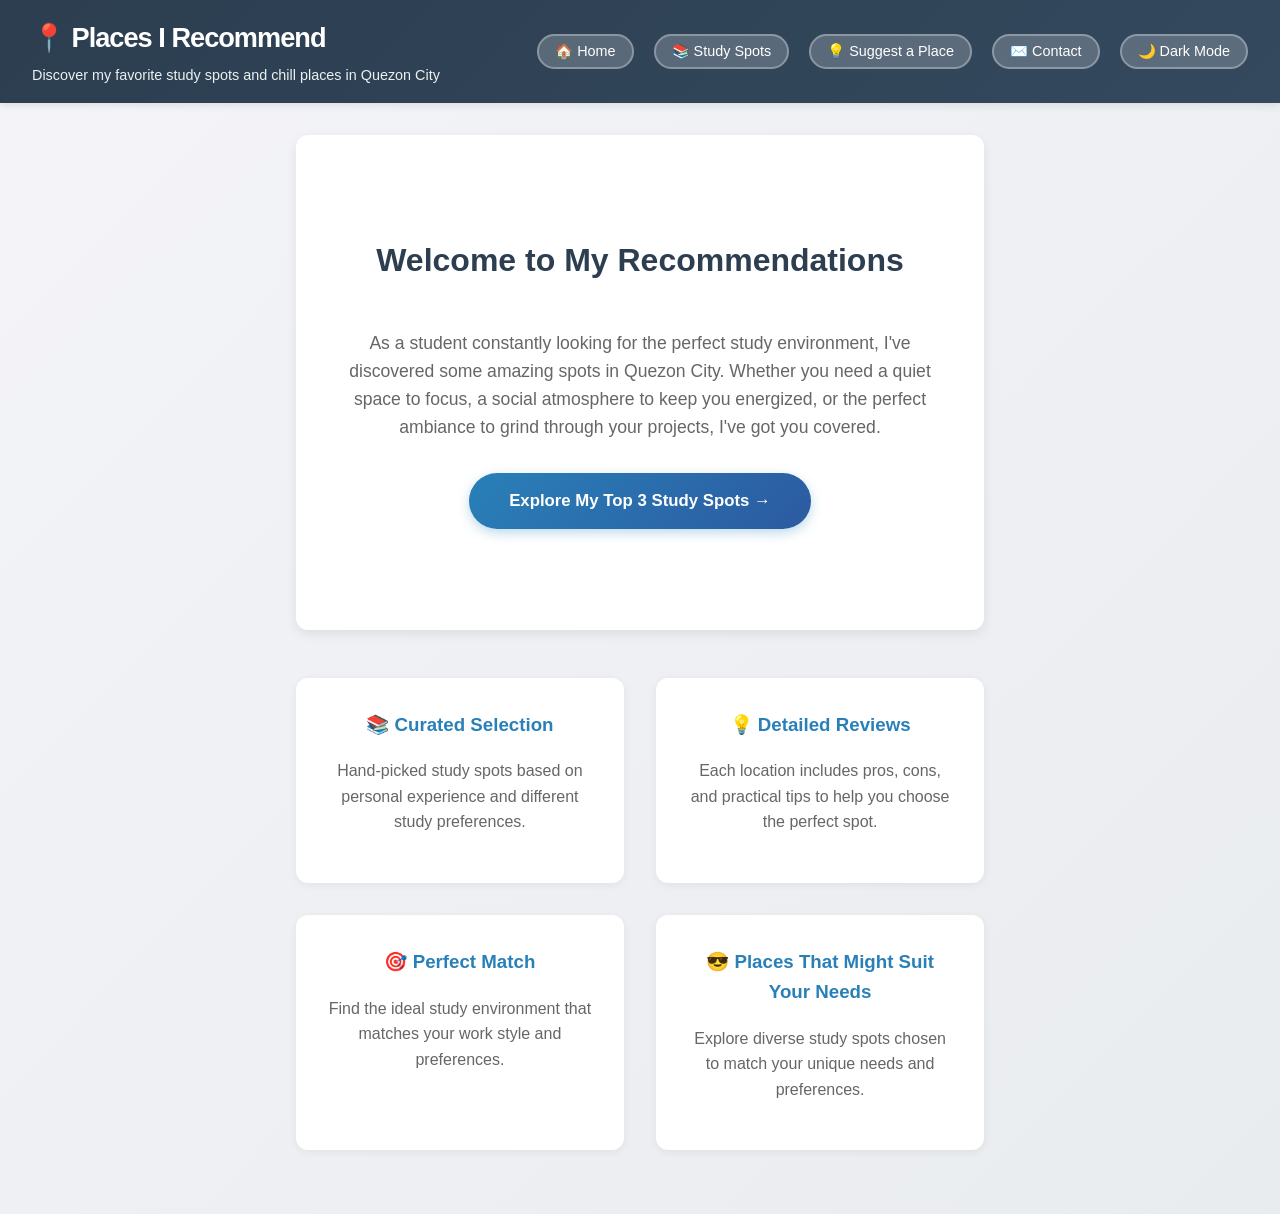
<file: index.html>
<!DOCTYPE html>
<html lang="en">
<head>
    <meta charset="UTF-8">
    <meta name="viewport" content="width=device-width, initial-scale=1.0">
    <meta name="description" content="Discover my favorite study spots in Quezon City - personal recommendations for the best places to study, relax, and be productive.">
    <title>Places I Recommend | Study Spots in QC</title>
    
    <!-- This is the new line that links your CSS file! -->
    <link rel="stylesheet" href="style.css">
</head>
<body>
    <!-- Header has exactly two direct children: the brand block and the nav -->
    <header class="site-header">
        <div class="site-brand">
            <h1>📍 Places I Recommend</h1>
            <p>Discover my favorite study spots and chill places in Quezon City</p>
        </div>
        <nav aria-label="Main navigation">
            <ul>
                <li><a href="./index.html" class="nav-link">🏠 Home</a></li>
                <li><a href="./places-i-recommend/index.html" class="nav-link">📚 Study Spots</a></li>
                <li><a href="./places-i-recommend/suggest.html" class="nav-link">💡 Suggest a Place</a></li>
                <li><a href="./places-i-recommend/contact.html" class="nav-link">✉️ Contact</a></li>
                <li><button id="theme-toggle" class="nav-link">🌙 Dark Mode</button></li>
            </ul>
        </nav>
    </header>

    <div class="container">
        <div class="hero-section">
            <h2>Welcome to My Recommendations</h2>
            <p>As a student constantly looking for the perfect study environment, I've discovered some amazing spots in Quezon City. Whether you need a quiet space to focus, a social atmosphere to keep you energized, or the perfect ambiance to grind through your projects, I've got you covered.</p>
            <a href="./places-i-recommend/index.html" class="cta-button">Explore My Top 3 Study Spots →</a>
        </div>

        <div class="features">
            <div class="feature-card">
                <h3>📚 Curated Selection</h3>
                <p>Hand-picked study spots based on personal experience and different study preferences.</p>
            </div>
            <div class="feature-card">
                <h3>💡 Detailed Reviews</h3>
                <p>Each location includes pros, cons, and practical tips to help you choose the perfect spot.</p>
            </div>
            <div class="feature-card">
                <h3>🎯 Perfect Match</h3>
                <p>Find the ideal study environment that matches your work style and preferences.</p>
            </div>
            <div class="feature-card">
                <h3>😎 Places That Might Suit Your Needs</h3>
                <p>Explore diverse study spots chosen to match your unique needs and preferences.</p>
            </div>
        </div>
    </div>
    <script>
        const toggleButton = document.getElementById('theme-toggle');
        const body = document.body;

        if (localStorage.getItem('theme') === 'dark') {
            body.classList.add('dark-mode');
            toggleButton.textContent = '☀️ Light Mode';
        }

        toggleButton.addEventListener('click', () => {
            body.classList.toggle('dark-mode');
            
            if (body.classList.contains('dark-mode')) {
                localStorage.setItem('theme', 'dark');
                toggleButton.textContent = '☀️ Light Mode';
            } else {
                localStorage.setItem('theme', 'light');
                toggleButton.textContent = '🌙 Dark Mode';
            }
        });
    </script>
</body>
</html>
</file>
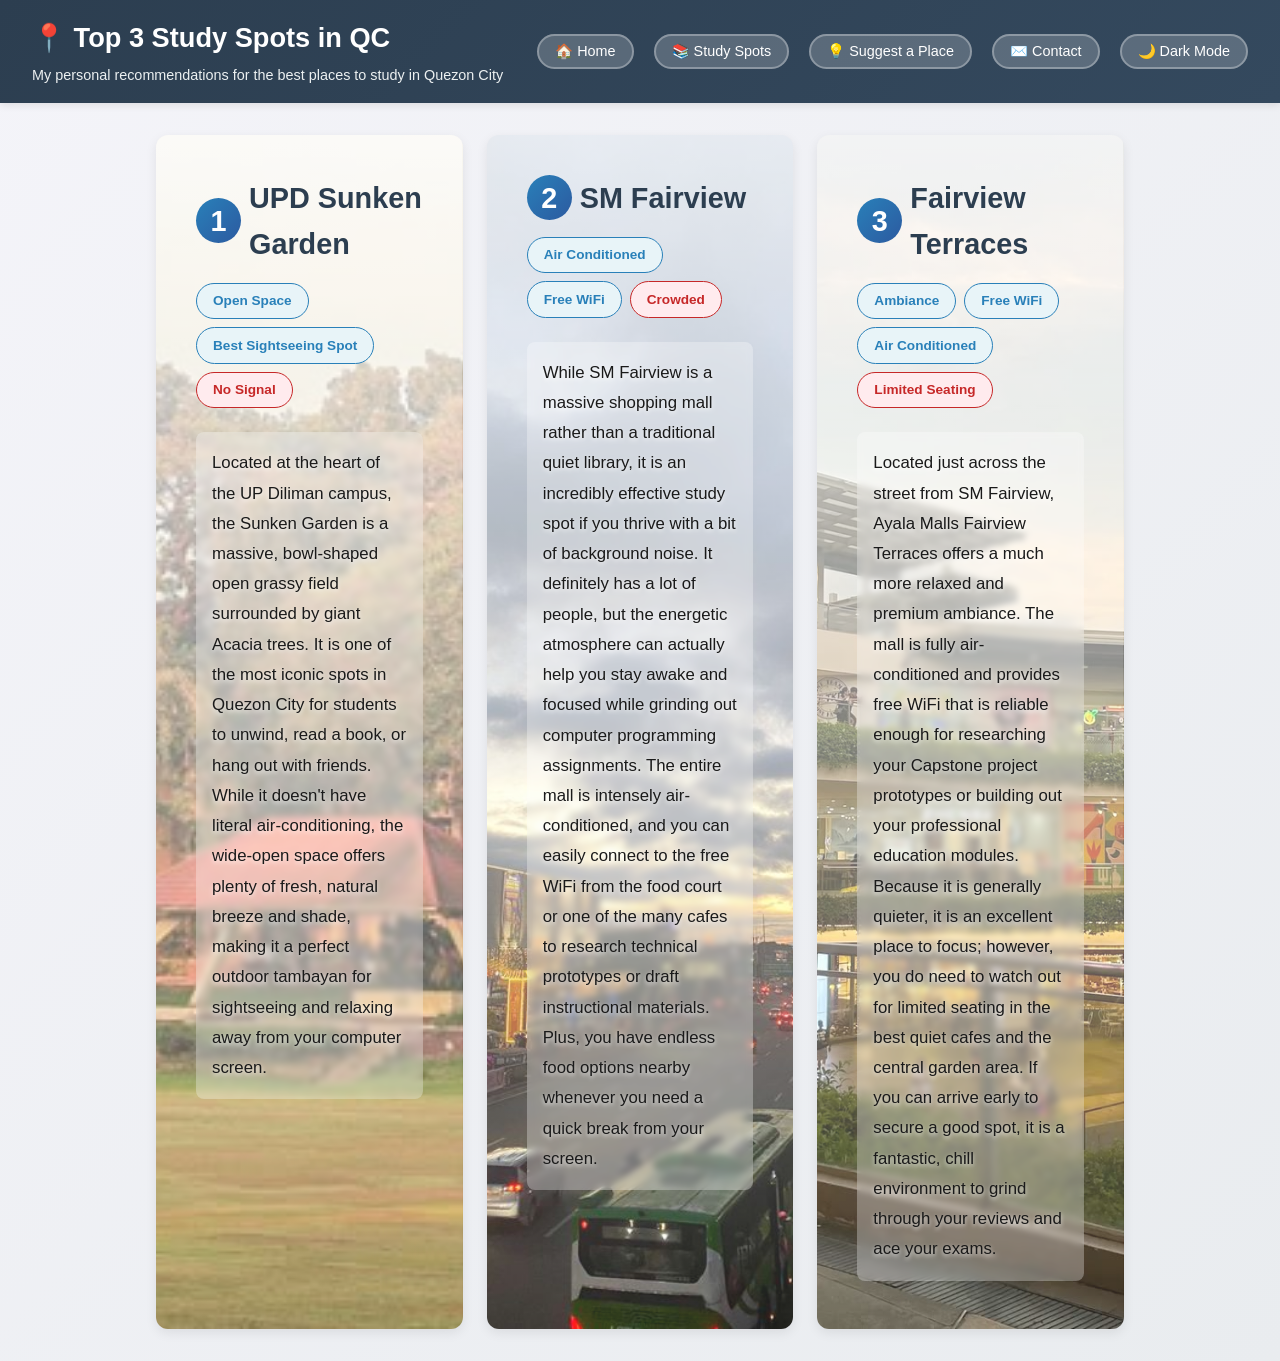
<file: places-i-recommend/index.html>
<!DOCTYPE html>
<html lang="en">
<head>
    <meta charset="UTF-8">
    <meta name="viewport" content="width=device-width, initial-scale=1.0">
    <meta name="description" content="My top 3 favorite study spots in Quezon City - detailed reviews and recommendations for students.">
    <title>Top 3 Study Spots in QC | Places I Recommend</title>
    
    <!-- This links your new CSS file! -->
    <link rel="stylesheet" href="style.css">
</head>
<body>
    <!-- Header has exactly two direct children: the brand block and the nav -->
    <header class="site-header">
        <div class="site-brand">
            <h1>📍 Top 3 Study Spots in QC</h1>
            <p>My personal recommendations for the best places to study in Quezon City</p>
        </div>
        <nav aria-label="Main navigation">
            <ul>
                <li><a href="../index.html" class="nav-link">🏠 Home</a></li>
                <li><a href="index.html" class="nav-link">📚 Study Spots</a></li>
                <li><a href="suggest.html" class="nav-link">💡 Suggest a Place</a></li>
                <li><a href="contact.html" class="nav-link">✉️ Contact</a></li>
                <li><button id="theme-toggle" class="nav-link">🌙 Dark Mode</button></li>
            </ul>
        </nav>
    </header>

    <div class="container">

    <!-- Wrapping flex row: three cards across on a laptop, two on a tablet, one on a phone -->
    <div class="place-grid">

      <!-- Spot 1 -->
<a href="https://iskomunidad.upd.edu.ph/index.php/UP_Sunken_Garden">
    <div class="place-card place-card-bg bg-sunken-garden">
        
        <!-- The hidden blur overlay -->
        <div class="hover-overlay">
            <span>CLICK ME FOR MORE INFORMATION!</span>
        </div>

        <h2><span class="place-number">1</span>UPD Sunken Garden</h2>
        <div class="tags">
            <span class="tag" onclick="event.preventDefault();">Open Space</span>
            <span class="tag" onclick="event.preventDefault();">Best Sightseeing Spot</span>
            <span class="tag tag-red" onclick="event.preventDefault();">No Signal</span>
        </div>
        
        <div class="description">
            <p>Located at the heart of the UP Diliman campus, the Sunken Garden is a massive, bowl-shaped open grassy field surrounded by giant Acacia trees. It is one of the most iconic spots in Quezon City for students to unwind, read a book, or hang out with friends. While it doesn't have literal air-conditioning, the wide-open space offers plenty of fresh, natural breeze and shade, making it a perfect outdoor tambayan for sightseeing and relaxing away from your computer screen.</p>
        </div>
    </div>
</a>
       <!-- Spot 2 -->
        <a href="https://www.smsupermalls.com/mall-directory/sm-city-fairview/information">
            <div class="place-card place-card-bg bg-sm-fairview">
                
                <!-- The hidden blur overlay placed at the top -->
                <div class="hover-overlay">
                    <span>CLICK ME FOR MORE INFORMATION!</span>
                </div>
                
                <h2><span class="place-number">2</span>SM Fairview</h2>
                
                <div class="tags">
                    <span class="tag" onclick="event.preventDefault();">Air Conditioned</span>
                    <span class="tag" onclick="event.preventDefault();">Free WiFi</span>
                    <span class="tag tag-red" onclick="event.preventDefault();">Crowded</span>
                </div>
                
                <div class="description">
                    <p>While SM Fairview is a massive shopping mall rather than a traditional quiet library, it is an incredibly effective study spot if you thrive with a bit of background noise. It definitely has a lot of people, but the energetic atmosphere can actually help you stay awake and focused while grinding out computer programming assignments. The entire mall is intensely air-conditioned, and you can easily connect to the free WiFi from the food court or one of the many cafes to research technical prototypes or draft instructional materials. Plus, you have endless food options nearby whenever you need a quick break from your screen.</p>
                </div>
            </div>
        </a>

        <!-- Spot 3 -->
        <a href="https://en.wikipedia.org/wiki/Fairview_Terraces">
            <div class="place-card place-card-bg bg-fairview-terraces">
                <h2><span class="place-number">3</span>Fairview Terraces</h2>
                
                <div class="hover-overlay">
            <span>CLICK ME FOR MORE INFORMATION!</span>
        </div>
                
                <div class="tags">
    <span class="tag" onclick="event.preventDefault();">Ambiance</span>
    <span class="tag" onclick="event.preventDefault();">Free WiFi</span>
    <span class="tag" onclick="event.preventDefault();">Air Conditioned</span>
    <span class="tag tag-red" onclick="event.preventDefault();">Limited Seating</span>
</div>
                <div class="description">
                    <p>Located just across the street from SM Fairview, Ayala Malls Fairview Terraces offers a much more relaxed and premium ambiance. The mall is fully air-conditioned and provides free WiFi that is reliable enough for researching your Capstone project prototypes or building out your professional education modules. Because it is generally quieter, it is an excellent place to focus; however, you do need to watch out for limited seating in the best quiet cafes and the central garden area. If you can arrive early to secure a good spot, it is a fantastic, chill environment to grind through your reviews and ace your exams.</p>
                </div>
            </div>
        </a>

    </div><!-- /.place-grid -->

    </div>
    <script>
        const toggleButton = document.getElementById('theme-toggle');
        const body = document.body;

        if (localStorage.getItem('theme') === 'dark') {
            body.classList.add('dark-mode');
            toggleButton.textContent = '☀️ Light Mode';
        }

        toggleButton.addEventListener('click', () => {
            body.classList.toggle('dark-mode');
            
            if (body.classList.contains('dark-mode')) {
                localStorage.setItem('theme', 'dark');
                toggleButton.textContent = '☀️ Light Mode';
            } else {
                localStorage.setItem('theme', 'light');
                toggleButton.textContent = '🌙 Dark Mode';
            }
        });
    </script>
</body>
</html>
</file>
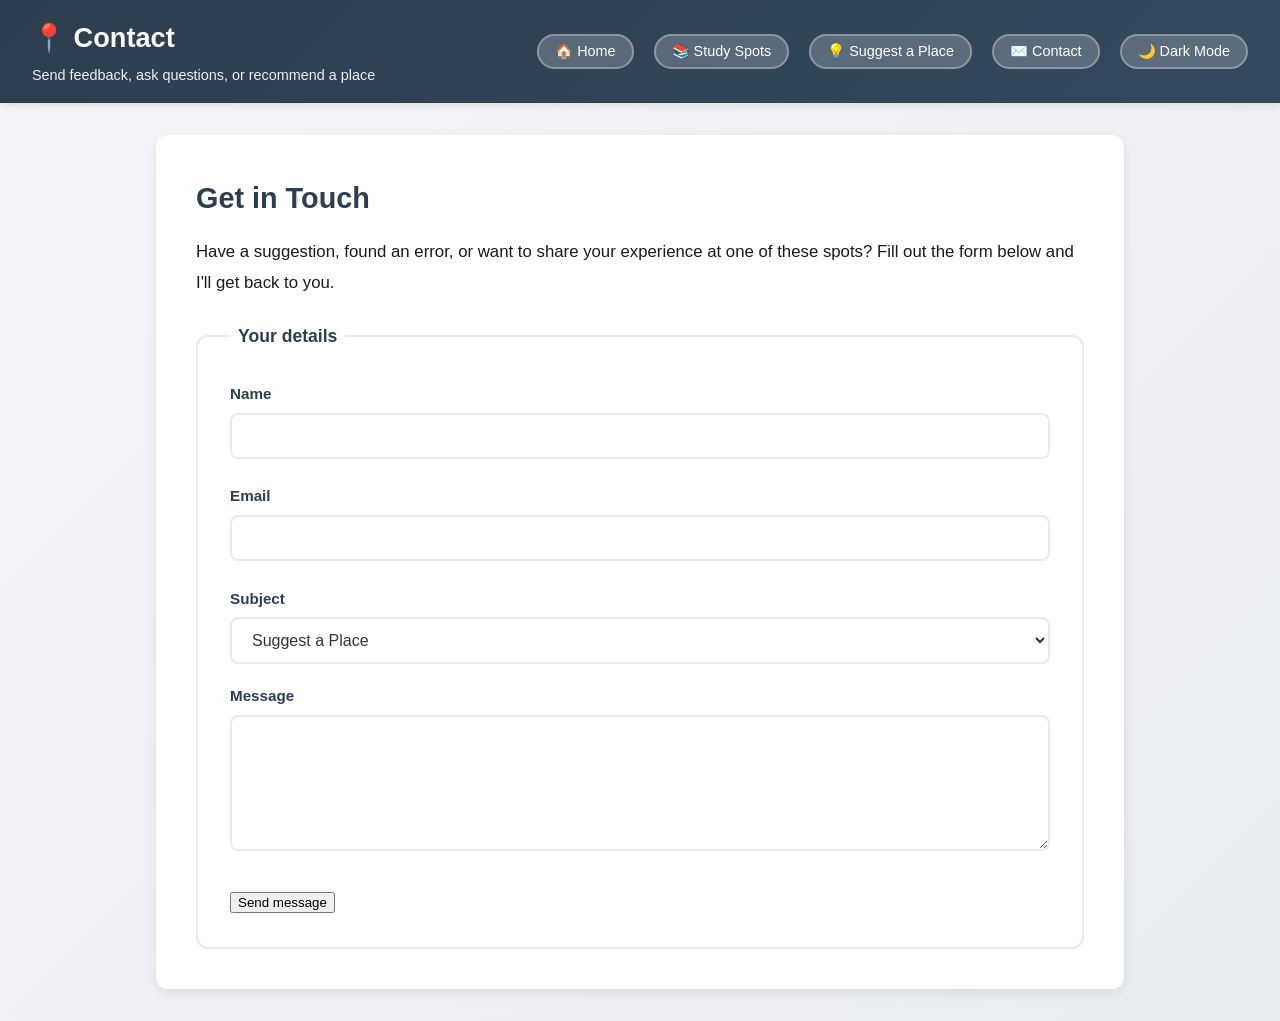
<file: places-i-recommend/contact.html>
<!DOCTYPE html>
<html lang="en">
<head>
    <meta charset="UTF-8">
    <meta name="viewport" content="width=device-width, initial-scale=1.0">
    <meta name="description" content="Get in touch - send feedback, ask questions, or recommend places for the Places I Recommend guide.">
    <title>Contact | Places I Recommend</title>

    <link rel="stylesheet" href="style.css">
</head>
<body>
    <!-- Header has exactly two direct children: the brand block and the nav -->
    <header class="site-header">
        <div class="site-brand">
            <h1>📍 Contact</h1>
            <p>Send feedback, ask questions, or recommend a place</p>
        </div>
        <nav aria-label="Main navigation">
            <ul>
                <li><a href="../index.html" class="nav-link">🏠 Home</a></li>
                <li><a href="index.html" class="nav-link">📚 Study Spots</a></li>
                <li><a href="suggest.html" class="nav-link">💡 Suggest a Place</a></li>
                <li><a href="contact.html" class="nav-link">✉️ Contact</a></li>
                <li><button id="theme-toggle" class="nav-link">🌙 Dark Mode</button></li>
            </ul>
        </nav>
    </header>

    <div class="container">
        <div class="place-card">
            <h2>Get in Touch</h2>
            <p class="description">Have a suggestion, found an error, or want to share your experience at one of these spots? Fill out the form below and I'll get back to you.</p>

            <form action="#" method="post" id="contact-form" novalidate>
                <fieldset>
                    <legend>Your details</legend>

                    <label for="name">Name</label>
                    <input type="text" id="name" name="name" required>
                    <span class="error-message" id="name-error">Please enter your name.</span>

                    <label for="email">Email</label>
                    <input type="email" id="email" name="email" required>
                    <span class="error-message" id="email-error">Please enter a valid email address.</span>

                    <label for="subject">Subject</label>
                    <select id="subject" name="subject">
                        <option value="suggest">Suggest a Place</option>
                        <option value="correct">Correct a Detail</option>
                        <option value="question">Ask a Question</option>
                        <option value="experience">Share Your Experience</option>
                        <option value="other">Something Else</option>
                    </select>

                    <label for="message">Message</label>
                    <textarea id="message" name="message" rows="6" required></textarea>
                    <span class="error-message" id="message-error">Please enter a message.</span>

                    <button type="submit" class="cta-button">Send message</button>
                </fieldset>
            </form>
        </div>
    </div>

    <script>
        const toggleButton = document.getElementById('theme-toggle');
        const body = document.body;

        if (localStorage.getItem('theme') === 'dark') {
            body.classList.add('dark-mode');
            toggleButton.textContent = '\u2600\ufe0f Light Mode';
        }

        toggleButton.addEventListener('click', () => {
            body.classList.toggle('dark-mode');

            if (body.classList.contains('dark-mode')) {
                localStorage.setItem('theme', 'dark');
                toggleButton.textContent = '\u2600\ufe0f Light Mode';
            } else {
                localStorage.setItem('theme', 'light');
                toggleButton.textContent = '\ud83c\udf19 Dark Mode';
            }
        });

        // Form validation
        const form = document.getElementById('contact-form');

        function validateField(input) {
            const errorEl = document.getElementById(input.id + '-error');
            if (!input.validity.valid) {
                input.classList.add('invalid');
                input.classList.remove('valid');
                if (errorEl) errorEl.classList.add('visible');
            } else {
                input.classList.remove('invalid');
                input.classList.add('valid');
                if (errorEl) errorEl.classList.remove('visible');
            }
        }

        // Validate on submit
        form.addEventListener('submit', (e) => {
            e.preventDefault();
            form.classList.add('submitted');

            const fields = form.querySelectorAll('input[required], textarea[required]');
            let allValid = true;

            fields.forEach((field) => {
                validateField(field);
                if (!field.validity.valid) allValid = false;
            });

            if (allValid) {
                alert('Thank you! Your message has been sent.');
                form.reset();
                form.classList.remove('submitted');
                fields.forEach((field) => {
                    field.classList.remove('valid', 'invalid');
                });
                document.querySelectorAll('.error-message').forEach((el) => {
                    el.classList.remove('visible');
                });
            }
        });

        // Live validation after first submit attempt
        form.querySelectorAll('input[required], textarea[required]').forEach((field) => {
            field.addEventListener('input', () => {
                if (form.classList.contains('submitted')) {
                    validateField(field);
                }
            });
        });
    </script>
</body>
</html>
</file>
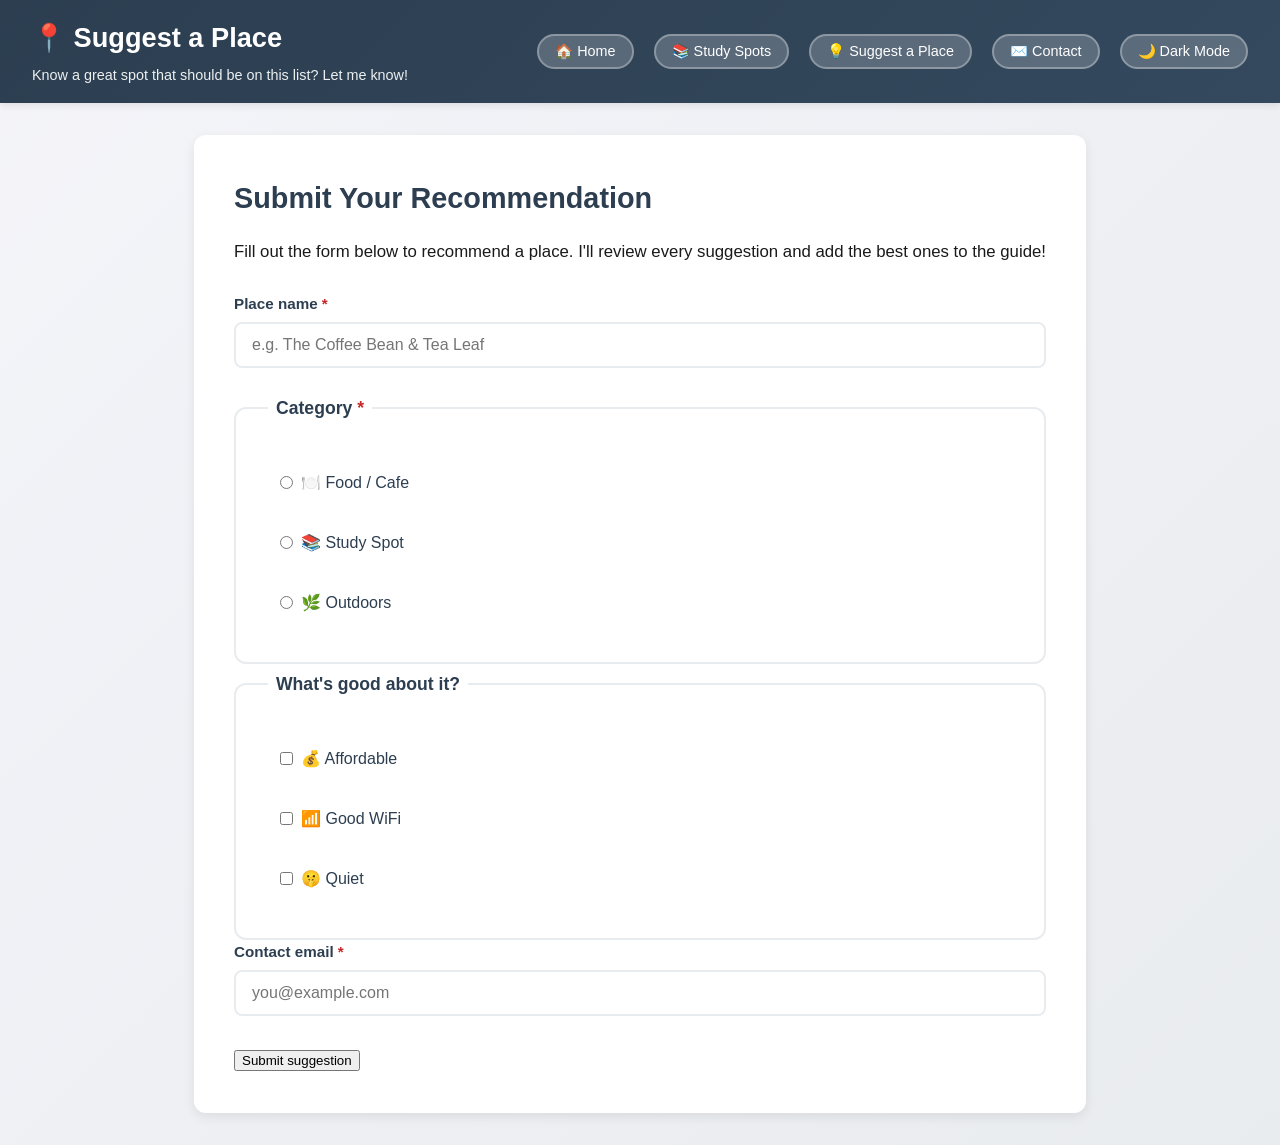
<file: places-i-recommend/suggest.html>
<!DOCTYPE html>
<html lang="en">
<head>
    <meta charset="UTF-8">
    <meta name="viewport" content="width=device-width, initial-scale=1.0">
    <meta name="description" content="Suggest a new study spot or chill place for the Places I Recommend guide.">
    <title>Suggest a Place | Places I Recommend</title>

    <link rel="stylesheet" href="style.css">
</head>
<body>
    <!-- Header has exactly two direct children: the brand block and the nav -->
    <header class="site-header">
        <div class="site-brand">
            <h1>📍 Suggest a Place</h1>
            <p>Know a great spot that should be on this list? Let me know!</p>
        </div>
        <nav aria-label="Main navigation">
            <ul>
                <li><a href="../index.html" class="nav-link">🏠 Home</a></li>
                <li><a href="index.html" class="nav-link">📚 Study Spots</a></li>
                <li><a href="suggest.html" class="nav-link">💡 Suggest a Place</a></li>
                <li><a href="contact.html" class="nav-link">✉️ Contact</a></li>
                <li><button id="theme-toggle" class="nav-link">🌙 Dark Mode</button></li>
            </ul>
        </nav>
    </header>

    <div class="container">
        <div class="place-card">
            <h2>Submit Your Recommendation</h2>
            <p class="description">Fill out the form below to recommend a place. I'll review every suggestion and add the best ones to the guide!</p>

            <form action="#" method="post" id="suggest-form" novalidate>
                <!-- Place Name -->
                <label for="place-name">Place name <span class="required">*</span></label>
                <input type="text" id="place-name" name="place-name" placeholder="e.g. The Coffee Bean &amp; Tea Leaf" required>
                <span class="error-message" id="place-name-error">Please enter a place name.</span>

                <!-- Category — Radio Buttons (one answer only) -->
                <fieldset>
                    <legend>Category <span class="required">*</span></legend>
                    <div class="radio-group">
                        <label class="radio-label">
                            <input type="radio" name="category" value="food" required>
                            🍽️ Food / Cafe
                        </label>
                        <label class="radio-label">
                            <input type="radio" name="category" value="study-spot">
                            📚 Study Spot
                        </label>
                        <label class="radio-label">
                            <input type="radio" name="category" value="outdoors">
                            🌿 Outdoors
                        </label>
                    </div>
                </fieldset>
                <span class="error-message" id="category-error">Please pick a category.</span>

                <!-- What's Good About It — Checkboxes (multiple allowed) -->
                <fieldset>
                    <legend>What's good about it?</legend>
                    <div class="checkbox-group">
                        <label class="checkbox-label">
                            <input type="checkbox" name="good-points" value="affordable">
                            💰 Affordable
                        </label>
                        <label class="checkbox-label">
                            <input type="checkbox" name="good-points" value="good-wifi">
                            📶 Good WiFi
                        </label>
                        <label class="checkbox-label">
                            <input type="checkbox" name="good-points" value="quiet">
                            🤫 Quiet
                        </label>
                    </div>
                </fieldset>

                <!-- Contact Email -->
                <label for="contact-email">Contact email <span class="required">*</span></label>
                <input type="email" id="contact-email" name="contact-email" placeholder="you@example.com" required>
                <span class="error-message" id="contact-email-error">Please enter a valid email address.</span>

                <button type="submit" class="cta-button">Submit suggestion</button>
            </form>
        </div>
    </div>

    <script>
        const toggleButton = document.getElementById('theme-toggle');
        const body = document.body;

        if (localStorage.getItem('theme') === 'dark') {
            body.classList.add('dark-mode');
            toggleButton.textContent = '\u2600\ufe0f Light Mode';
        }

        toggleButton.addEventListener('click', () => {
            body.classList.toggle('dark-mode');

            if (body.classList.contains('dark-mode')) {
                localStorage.setItem('theme', 'dark');
                toggleButton.textContent = '\u2600\ufe0f Light Mode';
            } else {
                localStorage.setItem('theme', 'light');
                toggleButton.textContent = '\ud83c\udf19 Dark Mode';
            }
        });

        // Form validation
        const form = document.getElementById('suggest-form');

        function validateField(input) {
            const errorEl = document.getElementById(input.id + '-error');
            if (!input.validity.valid) {
                input.classList.add('invalid');
                input.classList.remove('valid');
                if (errorEl) errorEl.classList.add('visible');
            } else {
                input.classList.remove('invalid');
                input.classList.add('valid');
                if (errorEl) errorEl.classList.remove('visible');
            }
        }

        function validateRadios() {
            const checked = form.querySelector('input[name="category"]:checked');
            const errorEl = document.getElementById('category-error');
            if (!checked) {
                if (errorEl) errorEl.classList.add('visible');
                return false;
            } else {
                if (errorEl) errorEl.classList.remove('visible');
                return true;
            }
        }

        form.addEventListener('submit', (e) => {
            e.preventDefault();
            form.classList.add('submitted');

            const fields = form.querySelectorAll('input[required]');
            let allValid = true;

            fields.forEach((field) => {
                validateField(field);
                if (!field.validity.valid) allValid = false;
            });

            if (!validateRadios()) allValid = false;

            if (allValid) {
                alert('Thank you! Your suggestion has been submitted.');
                form.reset();
                form.classList.remove('submitted');
                fields.forEach((field) => {
                    field.classList.remove('valid', 'invalid');
                });
                document.querySelectorAll('.error-message').forEach((el) => {
                    el.classList.remove('visible');
                });
            }
        });

        // Live validation after first submit attempt
        form.querySelectorAll('input[required]').forEach((field) => {
            field.addEventListener('input', () => {
                if (form.classList.contains('submitted')) {
                    validateField(field);
                }
            });
        });

        // Validate radio buttons on change after first submit
        form.querySelectorAll('input[name="category"]').forEach((radio) => {
            radio.addEventListener('change', () => {
                if (form.classList.contains('submitted')) {
                    validateRadios();
                }
            });
        });
    </script>
</body>
</html>
</file>
<file: style.css>
* {
    box-sizing: border-box;
}
body {
    font-family: 'Segoe UI', Tahoma, Geneva, Verdana, sans-serif;
    line-height: 1.6;
    margin: 0;
    padding: 0;
    background: linear-gradient(135deg, #f4f4f9 0%, #e9ecef 100%);
    color: #333;
    min-height: 100vh;
    display: flex;
    flex-direction: column;
}
/* Site header: a flex container that pushes the brand to the far left
   and the nav to the far right. Exactly two direct children inside. */
.site-header {
    display: flex;
    justify-content: space-between;
    align-items: center;
    gap: 1rem;
    flex-wrap: wrap;
    background: linear-gradient(135deg, #2c3e50 0%, #34495e 100%);
    color: #fff;
    padding: 1rem 2rem;
    box-shadow: 0 2px 8px rgba(0,0,0,0.1);
}
.site-header h1 {
    margin: 0;
    font-size: 1.7rem;
    font-weight: 700;
    letter-spacing: -1px;
    text-align: left;
}
.site-header p {
    margin: 0.25rem 0 0;
    font-size: 0.9rem;
    color: #ecf0f1;
    font-weight: 300;
    text-align: left;
}
/* The nav's ul is its own flex container with a gap between links */
.site-header nav ul {
    display: flex;
    align-items: center;
    gap: 20px;
    list-style: none;
    margin: 0;
    padding: 0;
}
.nav-link {
    background: rgba(255,255,255,0.2);
    color: #fff;
    padding: 0.45rem 1rem;
    border-radius: 30px;
    text-decoration: none;
    font-size: 0.9rem;
    transition: all 0.3s ease;
    border: 2px solid rgba(255,255,255,0.3);
    cursor: pointer;
    font-family: inherit;
    white-space: nowrap;
}
.nav-link:hover {
    background: rgba(255,255,255,0.3);
    border-color: rgba(255,255,255,0.6);
}
.container {
    max-width: 900px;
    margin: 2rem auto;
    padding: 0 1rem;
    flex: 1;
}
/* Hero banner centred horizontally AND vertically with flexbox —
   the min-height gives the vertical centring room to work */
.hero-section {
    background: #fff;
    border-radius: 12px;
    box-shadow: 0 4px 12px rgba(0,0,0,0.08);
    padding: 3rem 2rem;
    text-align: center;
    margin-bottom: 3rem;
    min-height: 55vh;
    display: flex;
    flex-direction: column;
    justify-content: center;
    align-items: center;
}
.hero-section h2 {
    color: #2c3e50;
    font-size: 2rem;
    margin-top: 0;
}
.hero-section p {
    font-size: 1.1rem;
    color: #666;
    max-width: 600px;
    margin: 1rem auto;
}
.cta-button {
    display: inline-block;
    background: linear-gradient(135deg, #2980b9 0%, #2c5aa0 100%);
    color: #fff;
    padding: 0.9rem 2.5rem;
    border-radius: 50px;
    text-decoration: none;
    font-weight: 600;
    font-size: 1.05rem;
    transition: all 0.3s ease;
    box-shadow: 0 4px 12px rgba(41, 128, 185, 0.3);
    border: none;
    cursor: pointer;
    margin-top: 1rem;
}
.cta-button:hover {
    transform: translateY(-2px);
    box-shadow: 0 6px 18px rgba(41, 128, 185, 0.4);
    background: linear-gradient(135deg, #2c5aa0 0%, #1e3f5a 100%);
}
.features {
    display: grid;
    grid-template-columns: repeat(auto-fit, minmax(250px, 1fr));
    gap: 2rem;
    margin: 2rem 0;
}
.feature-card {
    background: #fff;
    padding: 2rem;
    border-radius: 12px;
    box-shadow: 0 2px 8px rgba(0,0,0,0.06);
    transition: all 0.3s ease;
    text-align: center;
}
.feature-card:hover {
    transform: translateY(-5px);
    box-shadow: 0 8px 16px rgba(0,0,0,0.12);
}
.feature-card h3 {
    color: #2980b9;
    margin-top: 0;
}
.feature-card p {
    color: #666;
    margin: 1rem 0;
}
.place-card {
    background: #fff;
    border-radius: 12px;
    box-shadow: 0 4px 12px rgba(0,0,0,0.08);
    margin-bottom: 2.5rem;
    padding: 2.5rem;
    transition: all 0.3s ease;
    border-left: 5px solid #2980b9;
}
.place-card:hover {
    box-shadow: 0 8px 20px rgba(0,0,0,0.12);
    transform: translateY(-3px);
}

/* Responsive card row — flex + wrap is the whole layout, no media queries.
   flex: 1 1 240px = grow to fill, shrink if needed, aim for ~240px.
   240px is effectively the breakpoint: raise it and cards wrap sooner. */
.place-grid {
    display: flex;
    flex-wrap: wrap;
    gap: 24px;
}
.place-grid > a {
    flex: 1 1 240px;
    display: flex;
    text-decoration: none;
    color: inherit;
    cursor: pointer;
}
.place-card {
    flex: 1 1 240px;
    margin-bottom: 0;
}
.place-card h2 {
    color: #2c3e50;
    margin-top: 0;
    margin-bottom: 1rem;
    font-size: 1.8rem;
    display: flex;
    align-items: center;
    gap: 0.5rem;
}
.place-number {
    background: linear-gradient(135deg, #2980b9 0%, #2c5aa0 100%);
    color: #fff;
    width: 45px;
    height: 45px;
    border-radius: 50%;
    display: flex;
    align-items: center;
    justify-content: center;
    font-weight: 700;
    flex-shrink: 0;
}
.tags {
    margin-bottom: 1.5rem;
    display: flex;
    flex-wrap: wrap;
    gap: 0.5rem;
}
.tag {
    background-color: #e8f4f8;
    color: #2980b9;
    padding: 0.4rem 1rem;
    border-radius: 25px;
    font-size: 0.85rem;
    font-weight: 600;
    display: inline-block;
    transition: all 0.2s ease;
    border: 1px solid #2980b9;
}
.tag:hover {
    background-color: #2980b9;
    color: #fff;
}
.tag-red {
    background-color: #ffebee;
    color: #c62828;
    border-color: #c62828;
}
.tag-red:hover {
    background-color: #c62828;
    color: #fff;
}
.description {
    font-size: 1.05rem;
    color: #555;
    line-height: 1.8;
}
.description p {
    margin: 0.5rem 0;
}
footer {
    background-color: #2c3e50;
    color: #ecf0f1;
    text-align: center;
    padding: 2rem 1rem;
    margin-top: auto;
    border-top: 3px solid #2980b9;
}
footer p {
    margin: 0.5rem 0;
    font-size: 0.95rem;
}
footer a {
    color: #3498db;
    text-decoration: none;
    transition: color 0.3s ease;
}
footer a:hover {
    color: #2980b9;
    text-decoration: underline;
}

/* Dark Mode Styles */
body.dark-mode {
    background: linear-gradient(135deg, #121212 0%, #1e1e1e 100%);
    color: #f4f4f9;
}

body.dark-mode .site-header {
    background: linear-gradient(135deg, #1f2937 0%, #111827 100%);
}

body.dark-mode .hero-section,
body.dark-mode .feature-card,
body.dark-mode .place-card {
    background: #1e1e1e;
    color: #f4f4f9;
    box-shadow: 0 4px 12px rgba(0,0,0,0.5);
}

body.dark-mode .hero-section h2,
body.dark-mode .feature-card h3,
body.dark-mode .place-card h2 {
    color: #ffffff;
}

body.dark-mode .hero-section p,
body.dark-mode .feature-card p,
body.dark-mode .description {
    color: #b0b0b0;
}

body.dark-mode .description p {
    color: #b0b0b0;
}

body.dark-mode footer {
    background-color: #111827;
}

body.dark-mode .tag {
    background-color: #2a3f5f;
    color: #64b5f6;
    border-color: #64b5f6;
}

body.dark-mode .tag:hover {
    background-color: #64b5f6;
    color: #1e1e1e;
}

body.dark-mode .tag-red {
    background-color: #5f2c2c;
    color: #ff7675;
    border-color: #ff7675;
}

body.dark-mode .tag-red:hover {
    background-color: #ff7675;
    color: #1e1e1e;
}

body.dark-mode #theme-toggle {
    background: rgba(255, 255, 255, 0.15) !important;
    border-color: rgba(255, 255, 255, 0.4) !important;
}

body.dark-mode #theme-toggle:hover {
    background: rgba(255, 255, 255, 0.25) !important;
    border-color: rgba(255, 255, 255, 0.6) !important;
}

body.dark-mode .cta-button {
    background: linear-gradient(135deg, #1e3a5f 0%, #0d1f3c 100%);
    color: #64b5f6;
    box-shadow: 0 4px 12px rgba(0, 0, 0, 0.35);
}

body.dark-mode .cta-button:hover {
    background: linear-gradient(135deg, #2d6a94 0%, #1f4b6e 100%);
    box-shadow: 0 6px 18px rgba(0, 0, 0, 0.45);
}

body.dark-mode .place-card {
    border-left-color: #64b5f6;
}

@media (max-width: 768px) {
    .site-header {
        padding: 1rem;
    }
    .site-header h1 {
        font-size: 1.3rem;
    }
    .site-header nav ul {
        gap: 12px;
    }
    .hero-section {
        padding: 2rem 1.5rem;
    }
    .hero-section h2 {
        font-size: 1.5rem;
    }
}
</file>
<file: places-i-recommend/style.css>
* {
    box-sizing: border-box;
}
body {
    font-family: 'Segoe UI', Tahoma, Geneva, Verdana, sans-serif;
    line-height: 1.6;
    margin: 0;
    padding: 0;
    background: linear-gradient(135deg, #f4f4f9 0%, #e9ecef 100%);
    color: #333;
    min-height: 100vh;
    display: flex;
    flex-direction: column;
}
/* Site header: a flex container that pushes the brand to the far left
   and the nav to the far right. Exactly two direct children inside. */
.site-header {
    display: flex;
    justify-content: space-between;
    align-items: center;
    gap: 1rem;
    flex-wrap: wrap;
    background: linear-gradient(135deg, #2c3e50 0%, #34495e 100%);
    color: #fff;
    padding: 1rem 2rem;
    box-shadow: 0 2px 8px rgba(0,0,0,0.1);
}
.site-header h1 {
    margin: 0;
    font-size: 1.7rem;
    font-weight: 700;
    text-align: left;
}
.site-header p {
    margin: 0.25rem 0 0;
    font-size: 0.9rem;
    color: #ecf0f1;
    font-weight: 300;
    text-align: left;
}
/* The nav's ul is its own flex container with a gap between links */
.site-header nav ul {
    display: flex;
    align-items: center;
    gap: 20px;
    list-style: none;
    margin: 0;
    padding: 0;
}
.nav-link {
    background: rgba(255,255,255,0.2);
    color: #fff;
    padding: 0.45rem 1rem;
    border-radius: 30px;
    text-decoration: none;
    font-size: 0.9rem;
    transition: all 0.3s ease;
    border: 2px solid rgba(255,255,255,0.3);
    cursor: pointer;
    font-family: inherit;
    white-space: nowrap;
}
.nav-link:hover {
    background: rgba(255,255,255,0.3);
    border-color: rgba(255,255,255,0.6);
}
.container {
    max-width: 1000px;
    margin: 2rem auto;
    padding: 0 1rem;
    flex: 1;
}

.place-card {
    background: #fff;
    border-radius: 12px;
    box-shadow: 0 4px 12px rgba(0,0,0,0.08);
    margin-bottom: 2.5rem;
    padding: 2.5rem;
    transition: all 0.3s ease;
    position: relative; 
    overflow: hidden;   
}
.place-card:hover {
    box-shadow: 0 8px 20px rgba(0,0,0,0.12);
    transform: translateY(-3px);
}

/* Responsive card row — flex + wrap is the whole layout, no media queries.
   flex: 1 1 240px = grow to fill, shrink if needed, aim for ~240px.
   240px is effectively the breakpoint: raise it and cards wrap sooner. */
.place-grid {
    display: flex;
    flex-wrap: wrap;
    gap: 24px;
}
/* The <a> wrappers are the real flex items; the card fills its anchor,
   and the anchor stretches so every card ends up the same height */
.place-grid > a {
    flex: 1 1 240px;
    display: flex;
    text-decoration: none;
    color: inherit;
    cursor: pointer;
}
.place-card {
    flex: 1 1 240px;
    margin-bottom: 0;
}
.place-card h2 {
    color: #2c3e50;
    margin-top: 0;
    margin-bottom: 1rem;
    font-size: 1.8rem;
    display: flex;
    align-items: center;
    gap: 0.5rem;
}
.place-number {
    background: linear-gradient(135deg, #2980b9 0%, #2c5aa0 100%);
    color: #fff;
    width: 45px;
    height: 45px;
    border-radius: 50%;
    display: flex;
    align-items: center;
    justify-content: center;
    font-weight: 700;
    flex-shrink: 0;
}
.tags {
    margin-bottom: 1.5rem;
    display: flex;
    flex-wrap: wrap;
    gap: 0.5rem;
}

.tag {
    background-color: #e8f4f8;
    color: #2980b9;
    padding: 0.4rem 1rem;
    border-radius: 25px;
    font-size: 0.85rem;
    font-weight: 600;
    display: inline-block;
    transition: all 0.2s ease;
    border: 1px solid #2980b9;
    cursor: default; 
}
.tag:hover {
    background-color: #2980b9;
    color: #fff;
}
.tag-red {
    background-color: #ffebee;
    color: #c62828;
    border-color: #c62828;
}
.tag-red:hover {
    background-color: #c62828;
    color: #fff;
}
.description {
    font-size: 1.05rem;
    color: #1a1a1a;
    line-height: 1.8;
    font-weight: 500;
}
.description p {
    margin: 0.5rem 0;
    text-shadow: 0 2px 4px rgba(255, 255, 255, 0.8);
}
.place-card-bg .description p {
    background-color: rgba(255, 255, 255, 0.3);
    padding: 1rem;
    border-radius: 8px;
    backdrop-filter: blur(3px);
    -webkit-backdrop-filter: blur(4px); 
}
footer {
    background-color: #2c3e50;
    color: #ecf0f1;
    text-align: center;
    padding: 2rem 1rem;
    margin-top: auto;
    border-top: 3px solid #2980b9;
}
footer p {
    margin: 0.5rem 0;
    font-size: 0.95rem;
}
footer a {
    color: #3498db;
    text-decoration: none;
    transition: color 0.3s ease;
}
footer a:hover {
    color: #2980b9;
    text-decoration: underline;
}
.place-card-bg {
    background-size: cover;
    background-position: center;
    background-repeat: no-repeat;
}
.bg-sunken-garden {
    background-image: linear-gradient(rgba(255, 255, 255, 0.85), rgba(255, 255, 255, 0.1)), url('upd.jpg');
}
.bg-sm-fairview {
    background-image: linear-gradient(rgba(255, 255, 255, 0.85), rgba(255, 255, 255, 0.1)), url('sm fairview.jpg');
}
.bg-fairview-terraces {
    background-image: linear-gradient(rgba(255, 255, 255, 0.85), rgba(255, 255, 255, 0.1)), url('fairview terraces.jpg');
}

.hover-overlay {
    position: absolute;
    top: 0;
    left: 0;
    width: 100%;
    height: 100%;
    background: rgba(255, 255, 255, 0.4); 
    backdrop-filter: blur(3px); 
    -webkit-backdrop-filter: blur(3px); 
    display: flex;
    align-items: center;
    justify-content: center;
    opacity: 0; 
    transition: opacity 0.4s ease; 
    z-index: 10; 
    pointer-events: none; 
}
.hover-overlay span {
    font-size: 1.8rem;
    font-weight: 800;
    color: #2c3e50;
    text-shadow: 0 2px 10px rgba(255, 255, 255, 0.9);
    text-align: center;
    letter-spacing: 1px;
}
.place-card:hover .hover-overlay {
    opacity: 1;
}

/* Dark Mode Styles */
body.dark-mode {
    background: linear-gradient(135deg, #121212 0%, #1e1e1e 100%);
    color: #f4f4f9;
}

body.dark-mode .site-header {
    background: linear-gradient(135deg, #1f2937 0%, #111827 100%);
}

body.dark-mode .place-card {
    box-shadow: 0 4px 12px rgba(0,0,0,0.5);
}

body.dark-mode .place-card:not(.place-card-bg) {
    background: #1e1e1e;
    color: #f4f4f9;
}

body.dark-mode .place-card-bg {
    background-size: cover;
    background-position: center;
    background-repeat: no-repeat;
}

body.dark-mode .place-card h2 {
    color: #ffffff;
}

body.dark-mode .place-number {
    background: linear-gradient(135deg, #1e3a5f 0%, #0d1f3c 100%);
    color: #64b5f6;
}

body.dark-mode .description {
    color: #b0b0b0;
}

body.dark-mode .description p {
    color: #b0b0b0;
    text-shadow: 0 2px 4px rgba(0, 0, 0, 0.8);
}

body.dark-mode .place-card-bg .description p {
    background-color: rgba(0, 0, 0, 0.4);
}

body.dark-mode .tag {
    background-color: #2a3f5f;
    color: #64b5f6;
    border-color: #64b5f6;
}

body.dark-mode .tag:hover {
    background-color: #64b5f6;
    color: #1e1e1e;
}

body.dark-mode .tag-red {
    background-color: #5f2c2c;
    color: #ff7675;
    border-color: #ff7675;
}

body.dark-mode .tag-red:hover {
    background-color: #ff7675;
    color: #1e1e1e;
}

body.dark-mode footer {
    background-color: #111827;
}

body.dark-mode #theme-toggle {
    background: rgba(255, 255, 255, 0.15) !important;
    border-color: rgba(255, 255, 255, 0.4) !important;
}

body.dark-mode #theme-toggle:hover {
    background: rgba(255, 255, 255, 0.25) !important;
    border-color: rgba(255, 255, 255, 0.6) !important;
}

body.dark-mode .hover-overlay {
    background: rgba(0, 0, 0, 0.4);
}

body.dark-mode .hover-overlay span {
    color: #f4f4f9;
    text-shadow: 0 2px 10px rgba(0, 0, 0, 0.9);
}

/* Form Styles */
form {
    margin-top: 1.5rem;
}

.required {
    color: #c62828;
    font-weight: 700;
}

.radio-group,
.checkbox-group {
    display: flex;
    flex-direction: column;
    gap: 0.75rem;
    margin-top: 0.5rem;
}

.radio-label,
.checkbox-label {
    display: flex;
    align-items: center;
    gap: 0.5rem;
    cursor: pointer;
    font-weight: 500;
    color: #2c3e50;
    font-size: 1rem;
    padding: 0.5rem 0.75rem;
    border-radius: 8px;
    transition: background 0.2s ease;
}

.radio-label:hover,
.checkbox-label:hover {
    background: #f0f4f8;
}

.radio-label input[type="radio"],
.checkbox-label input[type="checkbox"] {
    width: auto;
    margin: 0;
    padding: 0;
    accent-color: #2980b9;
}

/* Dark Mode Radio / Checkbox */
body.dark-mode .radio-label,
body.dark-mode .checkbox-label {
    color: #d1d5db;
}

body.dark-mode .radio-label:hover,
body.dark-mode .checkbox-label:hover {
    background: #2a3040;
}

body.dark-mode .required {
    color: #ff7675;
}

fieldset {
    border: 2px solid #e9ecef;
    border-radius: 12px;
    padding: 2rem;
    margin: 0;
}

legend {
    font-size: 1.1rem;
    font-weight: 700;
    color: #2c3e50;
    padding: 0 0.5rem;
}

form label {
    display: block;
    margin-bottom: 0.4rem;
    font-weight: 600;
    color: #2c3e50;
    font-size: 0.95rem;
}

form input[type="text"],
form input[type="email"],
form select,
form textarea {
    width: 100%;
    padding: 0.75rem 1rem;
    border: 2px solid #e9ecef;
    border-radius: 8px;
    font-size: 1rem;
    font-family: inherit;
    margin-bottom: 1.25rem;
    background: #fff;
    color: #333;
    transition: border-color 0.3s ease, box-shadow 0.3s ease;
}

form input[type="text"]:focus,
form input[type="email"]:focus,
form select:focus,
form textarea:focus {
    outline: none;
    border-color: #2980b9;
    box-shadow: 0 0 0 3px rgba(41, 128, 185, 0.25);
}

form select {
    cursor: pointer;
    appearance: auto;
}

form textarea {
    resize: vertical;
    min-height: 120px;
}

form .cta-button {
    margin-top: 0.5rem;
}

/* Validation Styles */
.error-message {
    display: block;
    color: #c62828;
    font-size: 0.85rem;
    margin-top: -0.9rem;
    margin-bottom: 1.25rem;
    max-height: 0;
    overflow: hidden;
    opacity: 0;
    transition: opacity 0.3s ease, max-height 0.3s ease;
}

.error-message.visible {
    opacity: 1;
    max-height: 2rem;
}

form.submitted input.invalid,
form.submitted textarea.invalid {
    border-color: #c62828;
    box-shadow: 0 0 0 3px rgba(198, 40, 40, 0.2);
}

form.submitted input.valid,
form.submitted textarea.valid {
    border-color: #2e7d32;
    box-shadow: 0 0 0 3px rgba(46, 125, 50, 0.15);
}

form.submitted input.invalid:focus,
form.submitted textarea.invalid:focus {
    border-color: #c62828;
    box-shadow: 0 0 0 3px rgba(198, 40, 40, 0.25);
}

form.submitted input.valid:focus,
form.submitted textarea.valid:focus {
    border-color: #2e7d32;
    box-shadow: 0 0 0 3px rgba(46, 125, 50, 0.25);
}

/* Dark Mode Form Styles */
body.dark-mode fieldset {
    border-color: #374151;
}

body.dark-mode legend {
    color: #f4f4f9;
}

body.dark-mode form label {
    color: #d1d5db;
}

body.dark-mode form input[type="text"],
body.dark-mode form input[type="email"],
body.dark-mode form select,
body.dark-mode form textarea {
    background: #1e1e1e;
    color: #f4f4f9;
    border-color: #374151;
}

body.dark-mode form input[type="text"]:focus,
body.dark-mode form input[type="email"]:focus,
body.dark-mode form select:focus,
body.dark-mode form textarea:focus {
    border-color: #64b5f6;
    box-shadow: 0 0 0 3px rgba(100, 181, 246, 0.3);
}

body.dark-mode .error-message {
    color: #ff7675;
}

body.dark-mode form.submitted input.invalid,
body.dark-mode form.submitted textarea.invalid {
    border-color: #ff7675;
    box-shadow: 0 0 0 3px rgba(255, 118, 117, 0.2);
}

body.dark-mode form.submitted input.valid,
body.dark-mode form.submitted textarea.valid {
    border-color: #66bb6a;
    box-shadow: 0 0 0 3px rgba(102, 187, 106, 0.2);
}

@media (max-width: 768px) {
    .site-header {
        padding: 1rem;
    }
    .site-header h1 {
        font-size: 1.3rem;
    }
    .site-header p {
        font-size: 0.85rem;
    }
    .site-header nav ul {
        gap: 12px;
    }
    .place-card {
        padding: 1.5rem;
        margin-bottom: 2rem;
    }
    .place-card h2 {
        font-size: 1.4rem;
    }
    .tags {
        margin-bottom: 1rem;
    }
    .tag {
        font-size: 0.8rem;
        padding: 0.3rem 0.8rem;
    }
    fieldset {
        padding: 1.25rem;
    }
}
</file>
